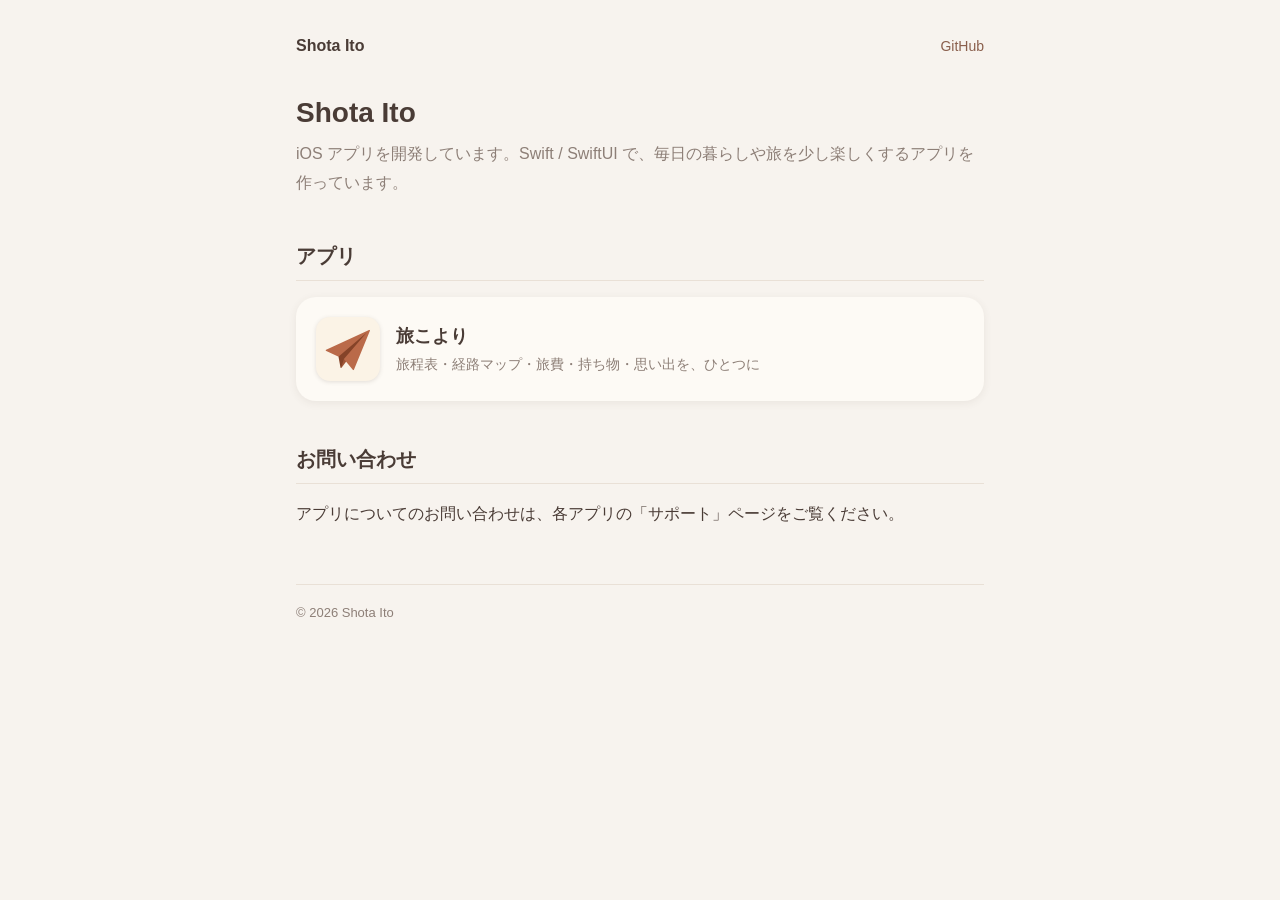
<file: index.html>
<!doctype html>
<html lang="ja">
<head>
  <meta charset="utf-8">
  <meta name="viewport" content="width=device-width, initial-scale=1">
  <title>Shota Ito | iOS アプリ開発</title>
  <meta name="description" content="Shota Ito が開発している iOS アプリの紹介ページです。">
  <link rel="stylesheet" href="style.css">
</head>
<body>
  <div class="container">
    <header class="site">
      <a class="home" href="./">Shota Ito</a>
      <nav class="links">
        <a href="https://github.com/itoshota-dev">GitHub</a>
      </nav>
    </header>

    <h1>Shota Ito</h1>
    <p class="lead">iOS アプリを開発しています。Swift / SwiftUI で、毎日の暮らしや旅を少し楽しくするアプリを作っています。</p>

    <h2>アプリ</h2>
    <a class="card app-card" href="tabikoyori/">
        <img class="app-icon" src="tabikoyori/icon.png" alt="" width="64" height="64">
      <div>
        <div class="name">旅こより</div>
        <div class="desc">旅程表・経路マップ・旅費・持ち物・思い出を、ひとつに</div>
      </div>
    </a>

    <h2>お問い合わせ</h2>
    <p>アプリについてのお問い合わせは、各アプリの「サポート」ページをご覧ください。</p>

    <footer class="site">
      &copy; 2026 Shota Ito
    </footer>
  </div>
</body>
</html>
</file>
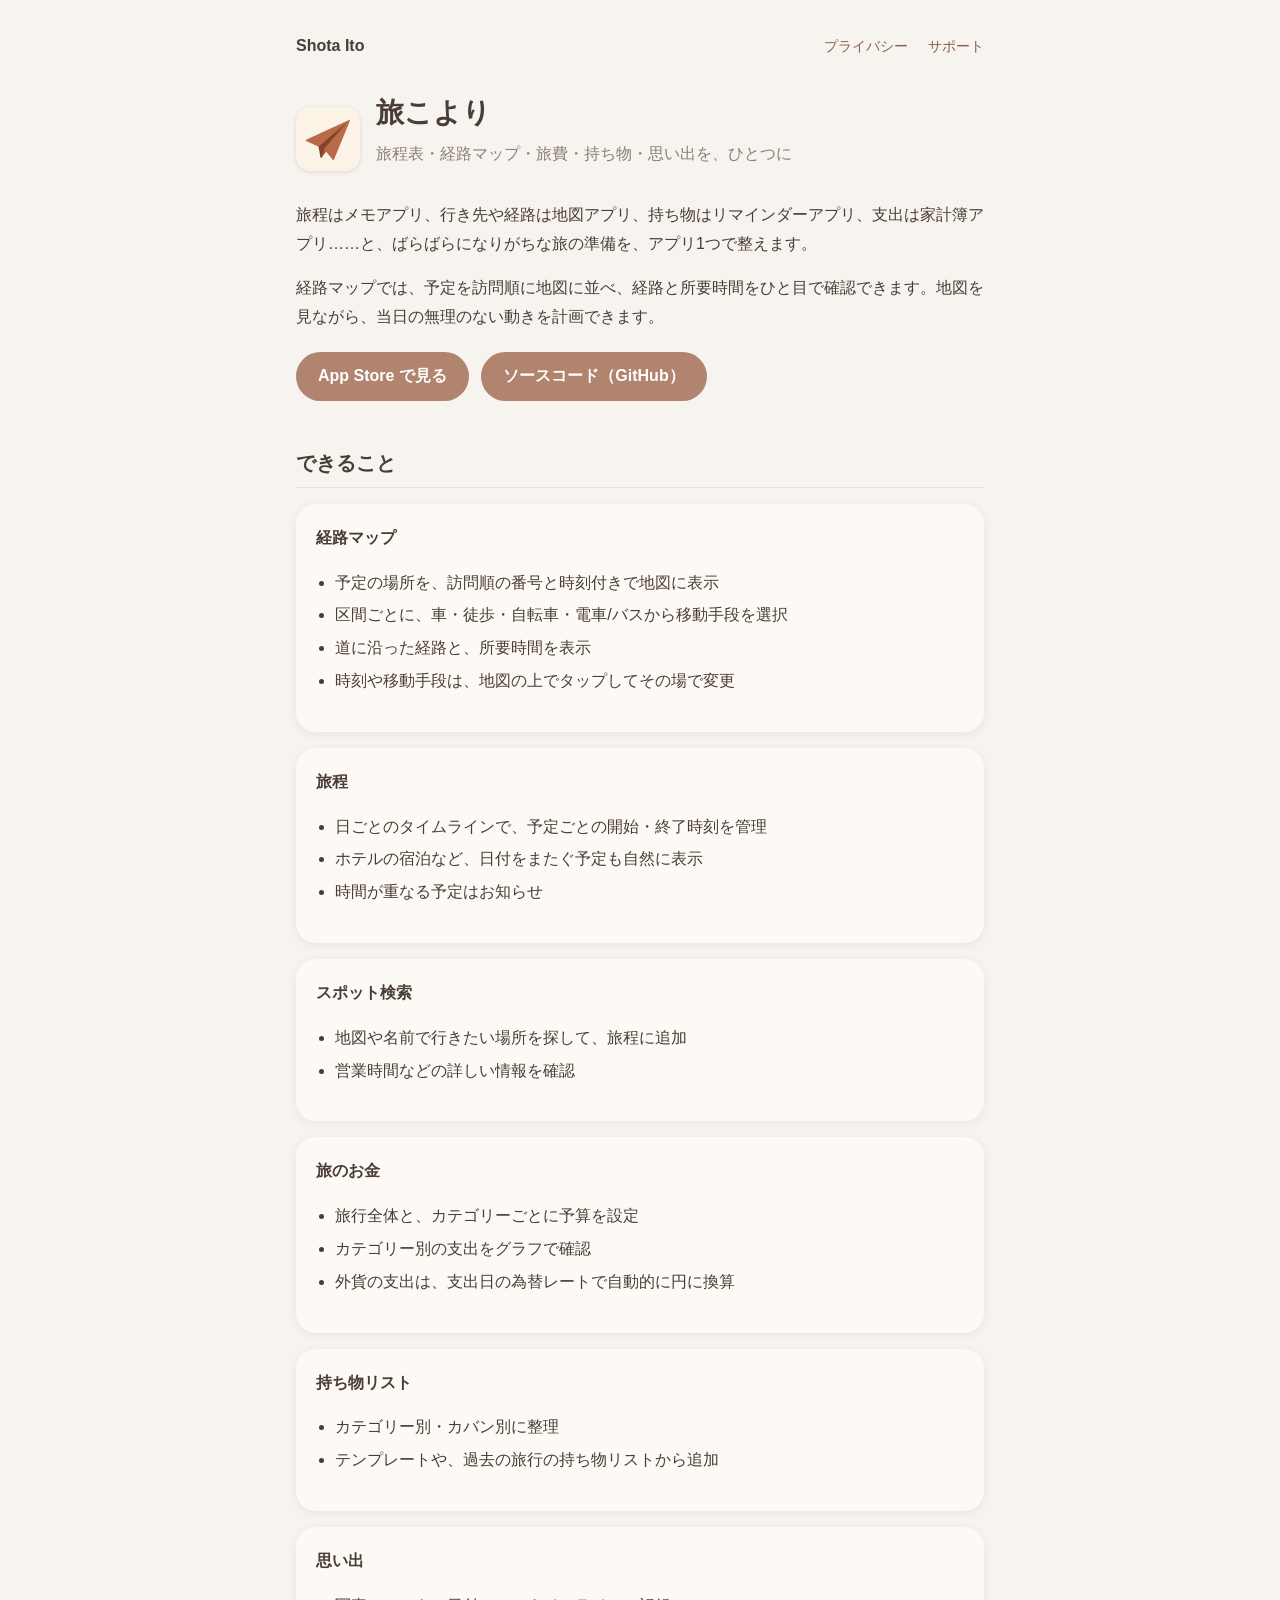
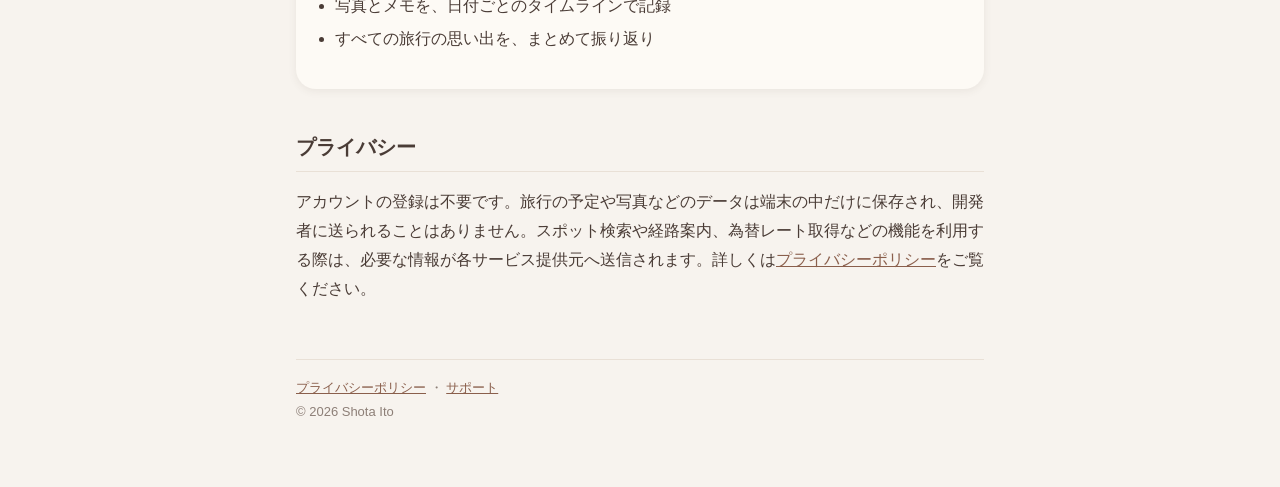
<file: tabikoyori/index.html>
<!doctype html>
<html lang="ja">
<head>
  <meta charset="utf-8">
  <meta name="viewport" content="width=device-width, initial-scale=1">
  <title>旅こより | 旅のしおり・旅行計画</title>
  <meta name="description" content="旅こよりは、旅程表・経路マップ・旅費・持ち物・思い出を、ひとつにまとめられる iPhone の旅行アプリです。">
  <link rel="stylesheet" href="../style.css">
  <link rel="icon" href="icon.png">
  <link rel="apple-touch-icon" href="icon.png">
      
</head>
<body>
  <div class="container">
    <header class="site">
      <a class="home" href="../">Shota Ito</a>
      <nav class="links">
        <a href="privacy.html">プライバシー</a>
        <a href="support.html">サポート</a>
      </nav>
    </header>

    <div class="app-card">
        <img class="app-icon" src="icon.png" alt="" width="64" height="64">
      <div>
        <h1>旅こより</h1>
        <p class="lead">旅程表・経路マップ・旅費・持ち物・思い出を、ひとつに</p>
      </div>
    </div>

    <p>旅程はメモアプリ、行き先や経路は地図アプリ、持ち物はリマインダーアプリ、支出は家計簿アプリ……と、ばらばらになりがちな旅の準備を、アプリ1つで整えます。</p>

    <p>経路マップでは、予定を訪問順に地図に並べ、経路と所要時間をひと目で確認できます。地図を見ながら、当日の無理のない動きを計画できます。</p>

    <p>
      <a class="button" href="https://apps.apple.com/jp/app/id6830959908">App Store で見る</a>
      <a class="button" href="https://github.com/itoshota-dev/tabikoyori">ソースコード（GitHub）</a>
    </p>

    <h2>できること</h2>

    <div class="card">
      <h3>経路マップ</h3>
      <ul class="features">
        <li>予定の場所を、訪問順の番号と時刻付きで地図に表示</li>
        <li>区間ごとに、車・徒歩・自転車・電車/バスから移動手段を選択</li>
        <li>道に沿った経路と、所要時間を表示</li>
        <li>時刻や移動手段は、地図の上でタップしてその場で変更</li>
      </ul>
    </div>

    <div class="card">
      <h3>旅程</h3>
      <ul class="features">
        <li>日ごとのタイムラインで、予定ごとの開始・終了時刻を管理</li>
        <li>ホテルの宿泊など、日付をまたぐ予定も自然に表示</li>
        <li>時間が重なる予定はお知らせ</li>
      </ul>
    </div>

    <div class="card">
      <h3>スポット検索</h3>
      <ul class="features">
        <li>地図や名前で行きたい場所を探して、旅程に追加</li>
        <li>営業時間などの詳しい情報を確認</li>
      </ul>
    </div>

    <div class="card">
      <h3>旅のお金</h3>
      <ul class="features">
        <li>旅行全体と、カテゴリーごとに予算を設定</li>
        <li>カテゴリー別の支出をグラフで確認</li>
        <li>外貨の支出は、支出日の為替レートで自動的に円に換算</li>
      </ul>
    </div>

    <div class="card">
      <h3>持ち物リスト</h3>
      <ul class="features">
        <li>カテゴリー別・カバン別に整理</li>
        <li>テンプレートや、過去の旅行の持ち物リストから追加</li>
      </ul>
    </div>

    <div class="card">
      <h3>思い出</h3>
      <ul class="features">
        <li>写真とメモを、日付ごとのタイムラインで記録</li>
        <li>すべての旅行の思い出を、まとめて振り返り</li>
      </ul>
    </div>

    <h2>プライバシー</h2>
    <p>アカウントの登録は不要です。旅行の予定や写真などのデータは端末の中だけに保存され、開発者に送られることはありません。スポット検索や経路案内、為替レート取得などの機能を利用する際は、必要な情報が各サービス提供元へ送信されます。詳しくは<a href="privacy.html">プライバシーポリシー</a>をご覧ください。</p>

    <footer class="site">
      <a href="privacy.html">プライバシーポリシー</a> ・ <a href="support.html">サポート</a><br>
      &copy; 2026 Shota Ito
    </footer>
  </div>
</body>
</html>
</file>
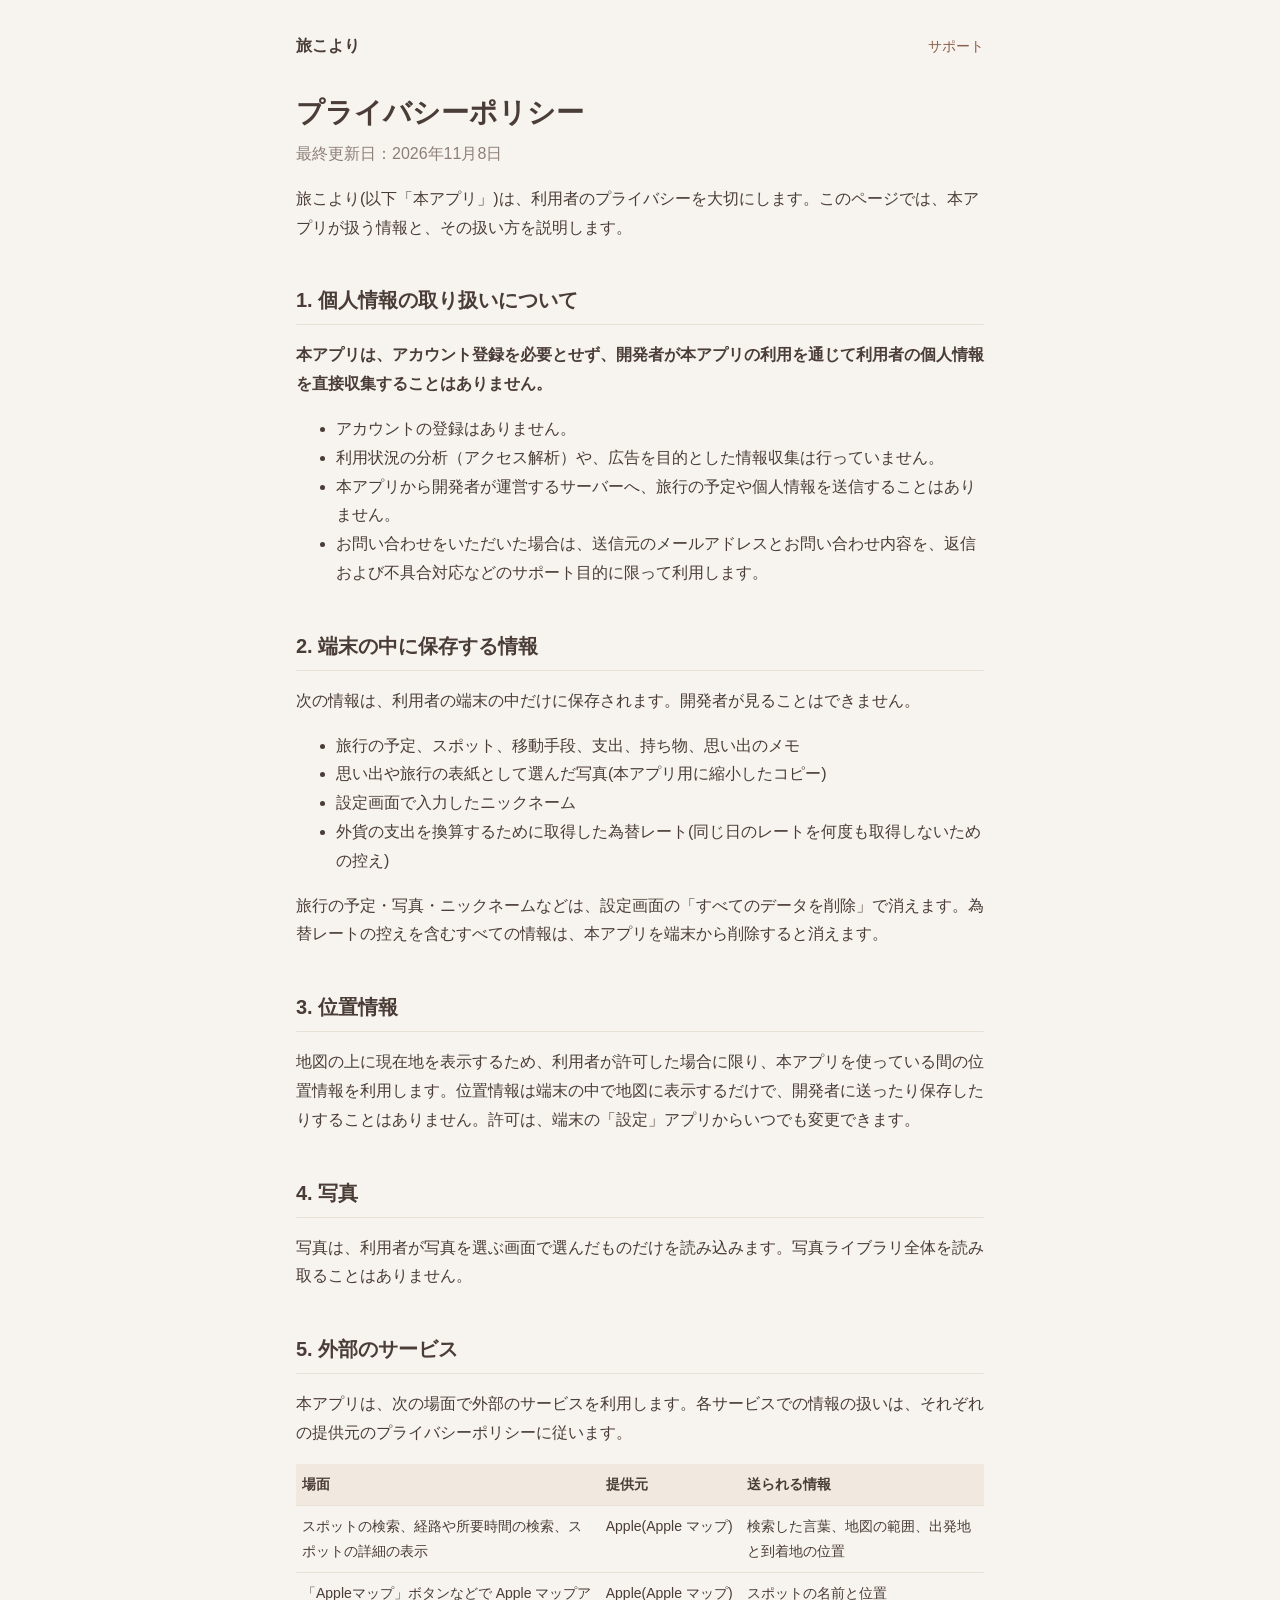
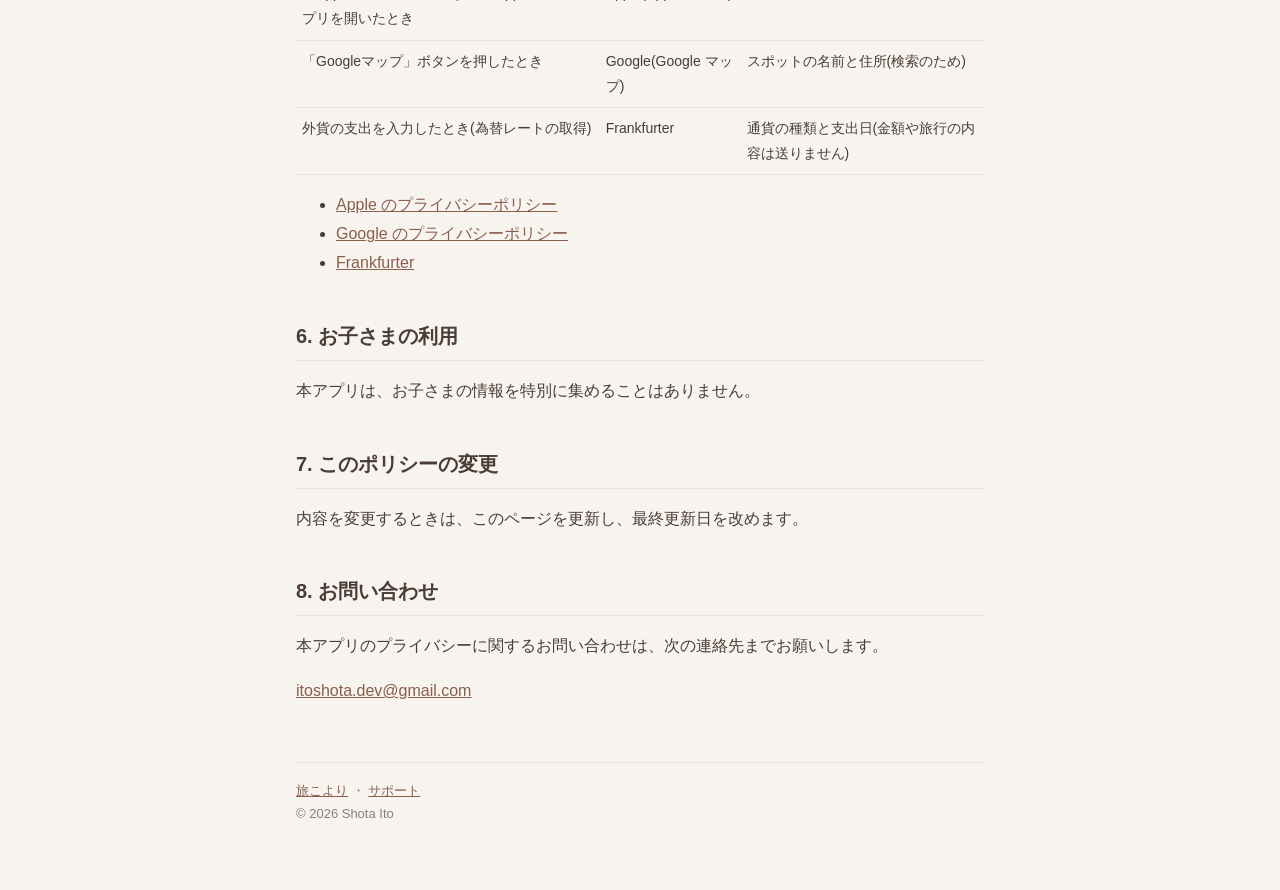
<file: tabikoyori/privacy.html>
<!doctype html>
<html lang="ja">
<head>
  <meta charset="utf-8">
  <meta name="viewport" content="width=device-width, initial-scale=1">
  <title>プライバシーポリシー | 旅こより</title>
  <link rel="stylesheet" href="../style.css">
  <link rel="icon" href="icon.png">
  <link rel="apple-touch-icon" href="icon.png">

</head>
<body>
  <div class="container">
    <header class="site">
      <a class="home" href="./">旅こより</a>
      <nav class="links">
        <a href="support.html">サポート</a>
      </nav>
    </header>

    <h1>プライバシーポリシー</h1>
    <p class="lead">最終更新日：2026年11月8日</p>

    <p>旅こより(以下「本アプリ」)は、利用者のプライバシーを大切にします。このページでは、本アプリが扱う情報と、その扱い方を説明します。</p>

    <h2>1. 個人情報の取り扱いについて</h2>
    <p><strong>本アプリは、アカウント登録を必要とせず、開発者が本アプリの利用を通じて利用者の個人情報を直接収集することはありません。</strong></p>
    <ul>
      <li>アカウントの登録はありません。</li>
      <li>利用状況の分析（アクセス解析）や、広告を目的とした情報収集は行っていません。</li>
      <li>本アプリから開発者が運営するサーバーへ、旅行の予定や個人情報を送信することはありません。</li>
      <li>お問い合わせをいただいた場合は、送信元のメールアドレスとお問い合わせ内容を、返信および不具合対応などのサポート目的に限って利用します。</li>
    </ul>

    <h2>2. 端末の中に保存する情報</h2>
    <p>次の情報は、利用者の端末の中だけに保存されます。開発者が見ることはできません。</p>
    <ul>
      <li>旅行の予定、スポット、移動手段、支出、持ち物、思い出のメモ</li>
      <li>思い出や旅行の表紙として選んだ写真(本アプリ用に縮小したコピー)</li>
      <li>設定画面で入力したニックネーム</li>
      <li>外貨の支出を換算するために取得した為替レート(同じ日のレートを何度も取得しないための控え)</li>
    </ul>
    <p>旅行の予定・写真・ニックネームなどは、設定画面の「すべてのデータを削除」で消えます。為替レートの控えを含むすべての情報は、本アプリを端末から削除すると消えます。</p>

    <h2>3. 位置情報</h2>
    <p>地図の上に現在地を表示するため、利用者が許可した場合に限り、本アプリを使っている間の位置情報を利用します。位置情報は端末の中で地図に表示するだけで、開発者に送ったり保存したりすることはありません。許可は、端末の「設定」アプリからいつでも変更できます。</p>

    <h2>4. 写真</h2>
    <p>写真は、利用者が写真を選ぶ画面で選んだものだけを読み込みます。写真ライブラリ全体を読み取ることはありません。</p>

    <h2>5. 外部のサービス</h2>
    <p>本アプリは、次の場面で外部のサービスを利用します。各サービスでの情報の扱いは、それぞれの提供元のプライバシーポリシーに従います。</p>
    <div class="table-wrap">
      <table>
        <tr><th>場面</th><th>提供元</th><th>送られる情報</th></tr>
        <tr><td>スポットの検索、経路や所要時間の検索、スポットの詳細の表示</td><td>Apple(Apple マップ)</td><td>検索した言葉、地図の範囲、出発地と到着地の位置</td></tr>
        <tr><td>「Appleマップ」ボタンなどで Apple マップアプリを開いたとき</td><td>Apple(Apple マップ)</td><td>スポットの名前と位置</td></tr>
        <tr><td>「Googleマップ」ボタンを押したとき</td><td>Google(Google マップ)</td><td>スポットの名前と住所(検索のため)</td></tr>
        <tr><td>外貨の支出を入力したとき(為替レートの取得)</td><td>Frankfurter</td><td>通貨の種類と支出日(金額や旅行の内容は送りません)</td></tr>
      </table>
    </div>
    <ul>
      <li><a href="https://www.apple.com/legal/privacy/jp/">Apple のプライバシーポリシー</a></li>
      <li><a href="https://policies.google.com/privacy?hl=ja">Google のプライバシーポリシー</a></li>
      <li><a href="https://frankfurter.dev/">Frankfurter</a></li>
    </ul>

    <h2>6. お子さまの利用</h2>
    <p>本アプリは、お子さまの情報を特別に集めることはありません。</p>

    <h2>7. このポリシーの変更</h2>
    <p>内容を変更するときは、このページを更新し、最終更新日を改めます。</p>

    <h2>8. お問い合わせ</h2>
    <p>本アプリのプライバシーに関するお問い合わせは、次の連絡先までお願いします。</p>
    <p><a href="mailto:itoshota.dev@gmail.com">itoshota.dev@gmail.com</a></p>

    <footer class="site">
      <a href="./">旅こより</a> ・ <a href="support.html">サポート</a><br>
      &copy; 2026 Shota Ito
    </footer>
  </div>
</body>
</html>
</file>
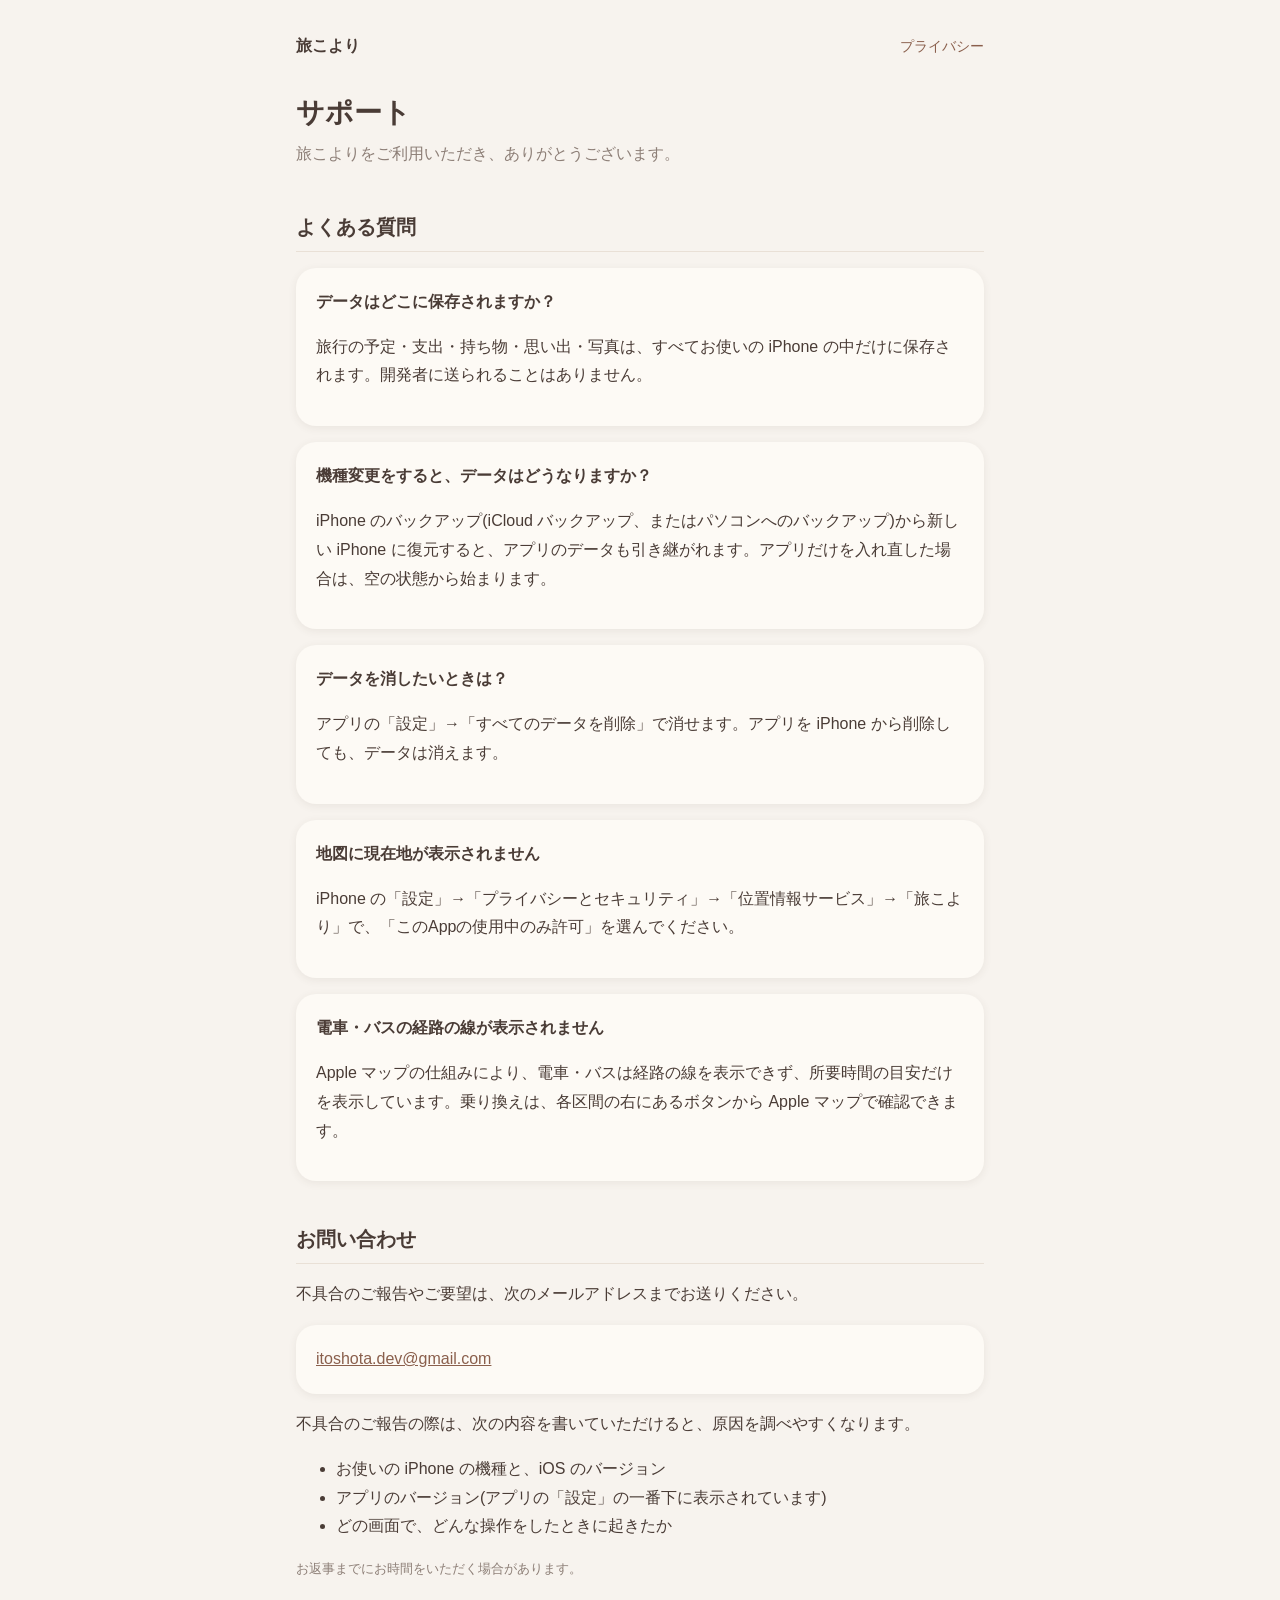
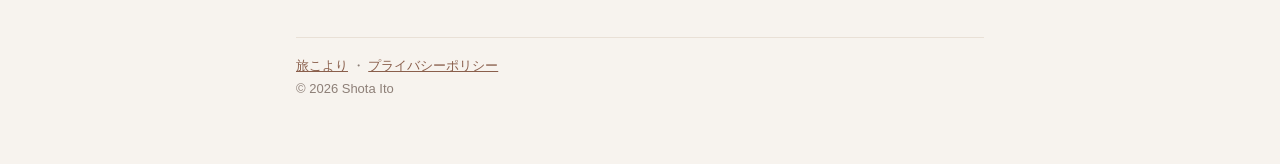
<file: tabikoyori/support.html>
<!doctype html>
<html lang="ja">
<head>
  <meta charset="utf-8">
  <meta name="viewport" content="width=device-width, initial-scale=1">
  <title>サポート | 旅こより</title>
  <link rel="stylesheet" href="../style.css">
  <link rel="icon" href="icon.png">
  <link rel="apple-touch-icon" href="icon.png">

</head>
<body>
  <div class="container">
    <header class="site">
      <a class="home" href="./">旅こより</a>
      <nav class="links">
        <a href="privacy.html">プライバシー</a>
      </nav>
    </header>

    <h1>サポート</h1>
    <p class="lead">旅こよりをご利用いただき、ありがとうございます。</p>

    <h2>よくある質問</h2>

    <div class="card">
      <h3>データはどこに保存されますか？</h3>
      <p>旅行の予定・支出・持ち物・思い出・写真は、すべてお使いの iPhone の中だけに保存されます。開発者に送られることはありません。</p>
    </div>

    <div class="card">
      <h3>機種変更をすると、データはどうなりますか？</h3>
      <p>iPhone のバックアップ(iCloud バックアップ、またはパソコンへのバックアップ)から新しい iPhone に復元すると、アプリのデータも引き継がれます。アプリだけを入れ直した場合は、空の状態から始まります。</p>
    </div>

    <div class="card">
      <h3>データを消したいときは？</h3>
      <p>アプリの「設定」→「すべてのデータを削除」で消せます。アプリを iPhone から削除しても、データは消えます。</p>
    </div>

    <div class="card">
      <h3>地図に現在地が表示されません</h3>
      <p>iPhone の「設定」→「プライバシーとセキュリティ」→「位置情報サービス」→「旅こより」で、「このAppの使用中のみ許可」を選んでください。</p>
    </div>

    <div class="card">
      <h3>電車・バスの経路の線が表示されません</h3>
      <p>Apple マップの仕組みにより、電車・バスは経路の線を表示できず、所要時間の目安だけを表示しています。乗り換えは、各区間の右にあるボタンから Apple マップで確認できます。</p>
    </div>

    <h2>お問い合わせ</h2>
    <p>不具合のご報告やご要望は、次のメールアドレスまでお送りください。</p>

    <p class="card"><a href="mailto:itoshota.dev@gmail.com">itoshota.dev@gmail.com</a></p>
    <p>不具合のご報告の際は、次の内容を書いていただけると、原因を調べやすくなります。</p>
    <ul>
      <li>お使いの iPhone の機種と、iOS のバージョン</li>
      <li>アプリのバージョン(アプリの「設定」の一番下に表示されています)</li>
      <li>どの画面で、どんな操作をしたときに起きたか</li>
    </ul>
    <p class="note">お返事までにお時間をいただく場合があります。</p>

    <footer class="site">
      <a href="./">旅こより</a> ・ <a href="privacy.html">プライバシーポリシー</a><br>
      &copy; 2026 Shota Ito
    </footer>
  </div>
</body>
</html>
</file>
<file: style.css>
/* 旅こより と同じ、やわらかいベージュ〜ブラウンの配色 */
:root {
  --background: #F7F3EE;
  --surface: #FDFAF5;
  --accent: #B0846E;
  --accent-dark: #8A5F4C;
  --sand-light: #F1E9DF;
  --text: #4A3C36;
  --sub-text: #8D7F77;
  --line: #E9E0D6;
}

* { box-sizing: border-box; }

body {
  margin: 0;
  background: var(--background);
  color: var(--text);
  font-family: -apple-system, BlinkMacSystemFont, "Hiragino Sans", "Hiragino Kaku Gothic ProN", "Noto Sans JP", sans-serif;
  line-height: 1.8;
  -webkit-text-size-adjust: 100%;
}

.container {
  max-width: 720px;
  margin: 0 auto;
  padding: 32px 16px 64px;
}

header.site {
  display: flex;
  align-items: center;
  justify-content: space-between;
  gap: 12px;
  margin-bottom: 32px;
}

header.site a.home {
  color: var(--text);
  font-weight: 700;
  text-decoration: none;
}

nav.links a {
  color: var(--accent-dark);
  margin-left: 16px;
  font-size: 14px;
  text-decoration: none;
}

h1 { font-size: 28px; line-height: 1.4; margin: 0 0 8px; }
h2 { font-size: 20px; margin: 40px 0 12px; padding-bottom: 6px; border-bottom: 1px solid var(--line); }
h3 { font-size: 16px; margin: 24px 0 8px; }

p.lead { color: var(--sub-text); margin-top: 0; }

a { color: var(--accent-dark); }

.card {
  background: var(--surface);
  border-radius: 20px;
  padding: 20px;
  box-shadow: 0 2px 8px rgba(74, 60, 54, 0.08);
  margin: 16px 0;
}

.card h3 { margin-top: 0; }

.app-card {
  display: flex;
  gap: 16px;
  align-items: center;
  text-decoration: none;
  color: var(--text);
}

.app-icon {
  display: block;
  width: 64px;
  height: 64px;
  flex-shrink: 0;
  border-radius: 14px;
  object-fit: cover;
  background: var(--accent);
  box-shadow: 0 1px 4px rgba(74, 60, 54, 0.15);
}

.app-card .name { font-weight: 700; font-size: 18px; }
.app-card .desc { color: var(--sub-text); font-size: 14px; }

.button {
  display: inline-block;
  background: var(--accent);
  color: #fff;
  border-radius: 999px;
  padding: 10px 22px;
  text-decoration: none;
  font-weight: 600;
  margin: 4px 8px 4px 0;
}

.button.outline {
  background: transparent;
  color: var(--accent-dark);
  border: 1.5px solid var(--accent);
}

ul.features { padding-left: 1.2em; }
ul.features li { margin: 4px 0; }

table {
  width: 100%;
  border-collapse: collapse;
  font-size: 14px;
  margin: 12px 0;
}

th, td {
  border-bottom: 1px solid var(--line);
  padding: 8px 6px;
  text-align: left;
  vertical-align: top;
}

th { background: var(--sand-light); }

.note { color: var(--sub-text); font-size: 13px; }

footer.site {
  margin-top: 56px;
  padding-top: 16px;
  border-top: 1px solid var(--line);
  color: var(--sub-text);
  font-size: 13px;
}

@media (max-width: 480px) {
  h1 { font-size: 24px; }
  /* 表が画面からはみ出さないよう、横にスクロールできるようにする */
  .table-wrap { overflow-x: auto; }
}
</file>
